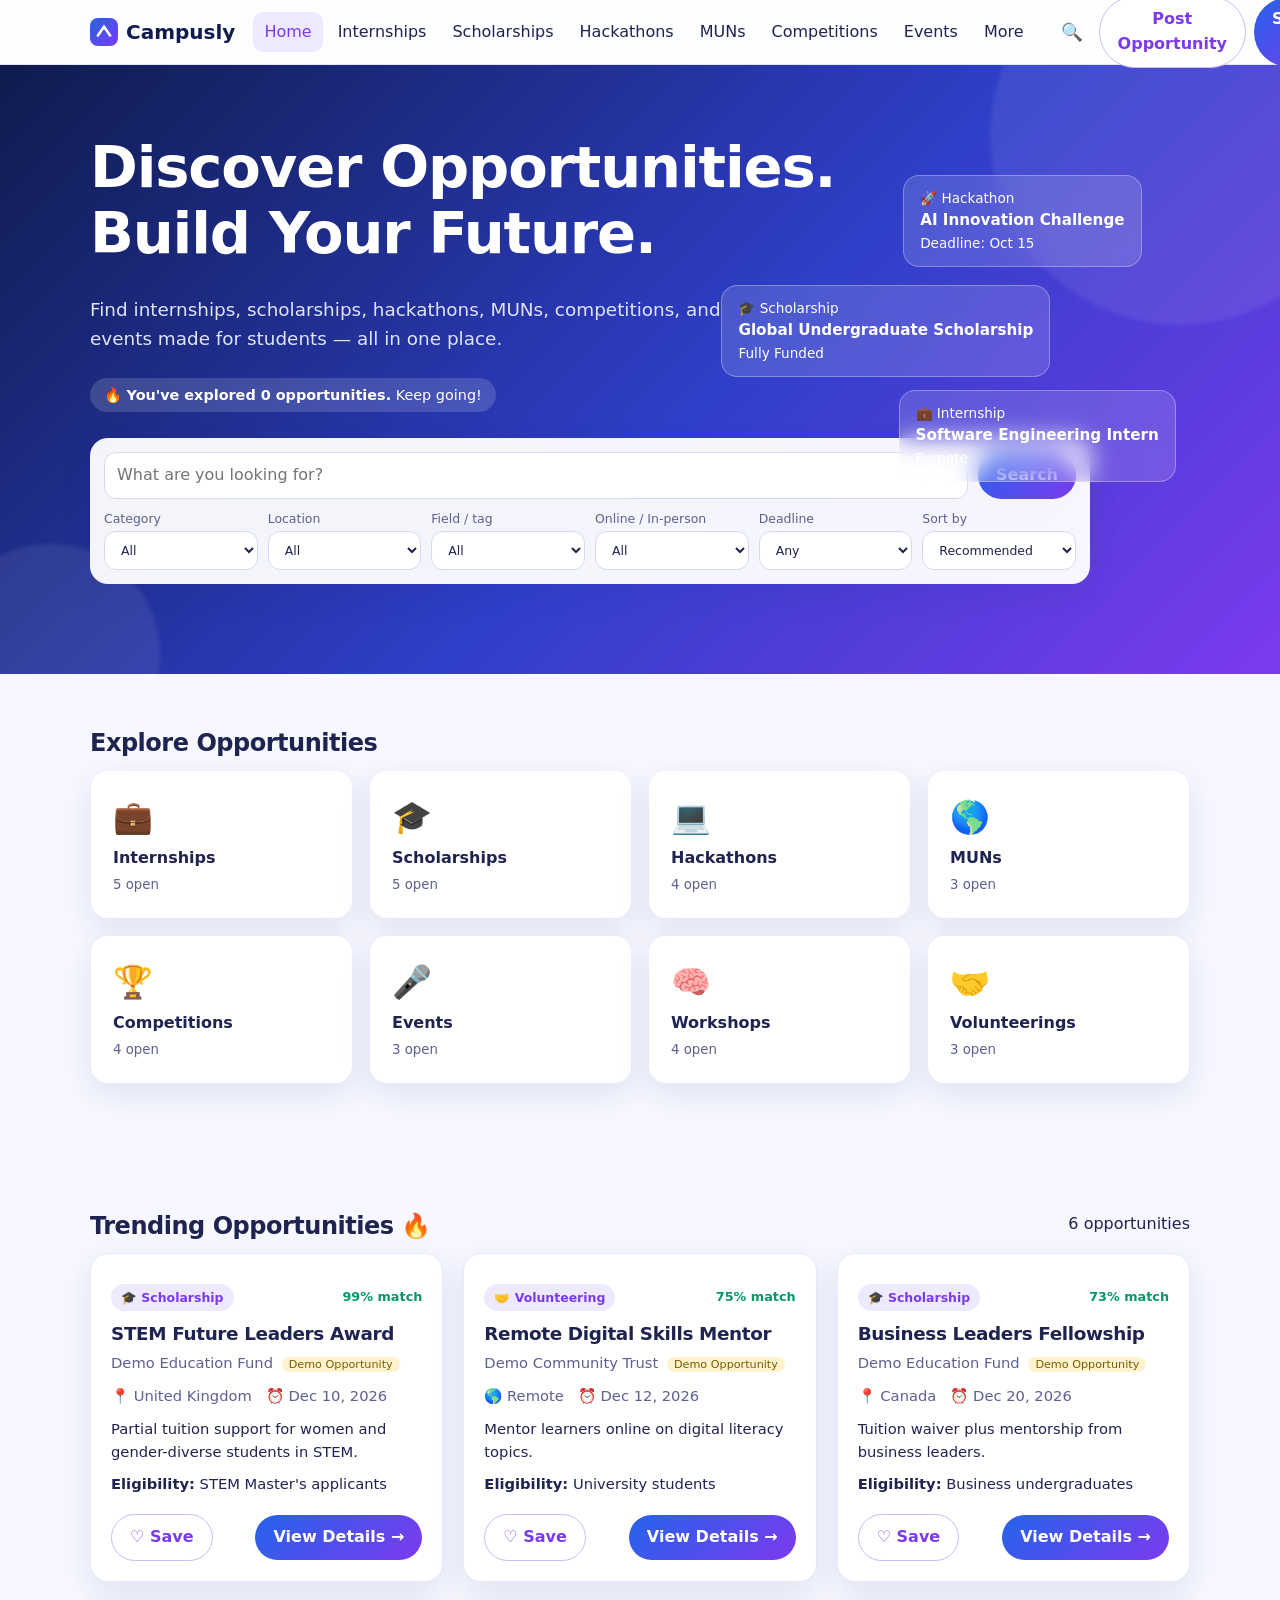
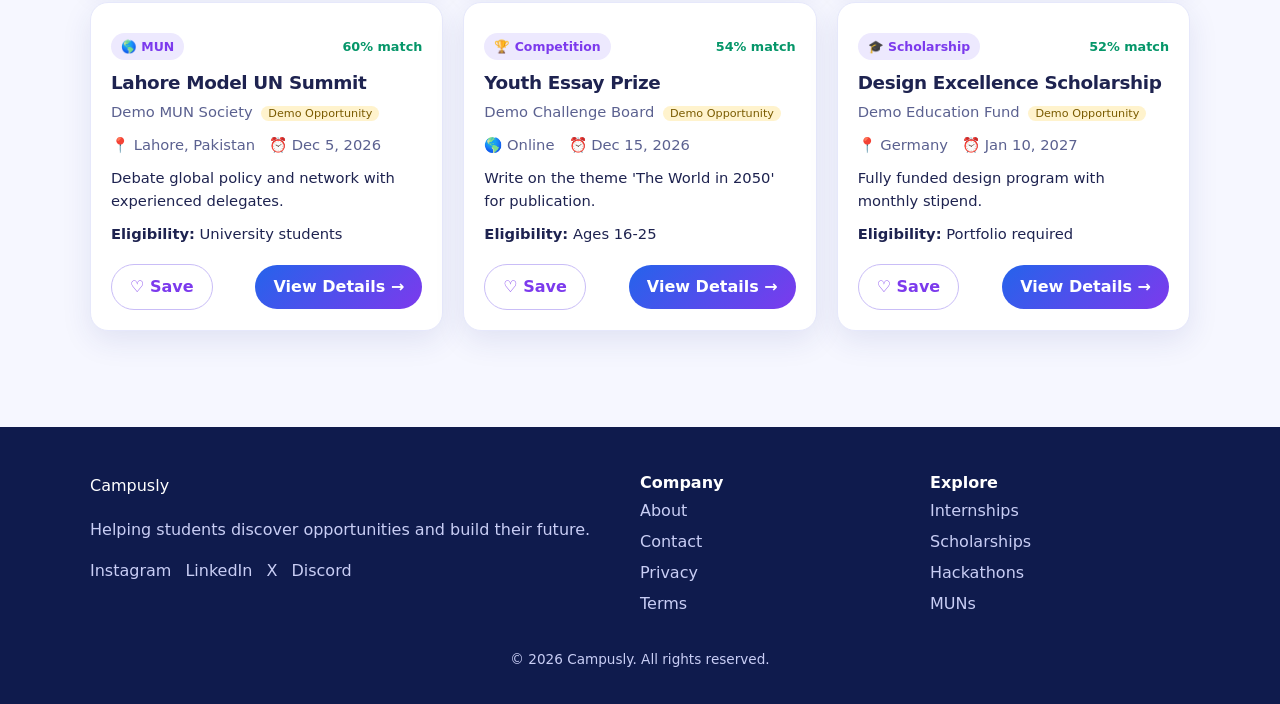
<file: index.html>
<!DOCTYPE html><html lang="en"><head><meta charset="utf-8"><meta name="viewport" content="width=device-width,initial-scale=1"><title>Discover Opportunities | Campusly</title><meta name="description" content="Discover student opportunities on Campusly."><link rel="stylesheet" href="css/style.css"></head><body data-page="home">
<main id="main"><section class="hero"><div class="wrap"><h1>Discover Opportunities. Build Your Future.</h1><p class="lead">Find internships, scholarships, hackathons, MUNs, competitions, and events made for students — all in one place.</p><span class="streak"></span><div id="filters" data-home="1"></div>
<div class="float f1" aria-hidden="true">🚀 Hackathon<b>AI Innovation Challenge</b>Deadline: Oct 15</div><div class="float f2" aria-hidden="true">🎓 Scholarship<b>Global Undergraduate Scholarship</b>Fully Funded</div><div class="float f3" aria-hidden="true">💼 Internship<b>Software Engineering Intern</b>Remote</div></div></section>
<section class="reveal"><div class="wrap"><h2>Explore Opportunities</h2><div id="cats" class="cats"></div></div></section>
<section><div class="wrap"><div class="sec-h"><h2>Trending Opportunities 🔥</h2><p id="count" aria-live="polite"></p></div><div id="grid" class="grid" aria-live="polite"></div></div></section></main>
<script src="js/data.js"></script><script src="js/script.js"></script></body></html>
</file>
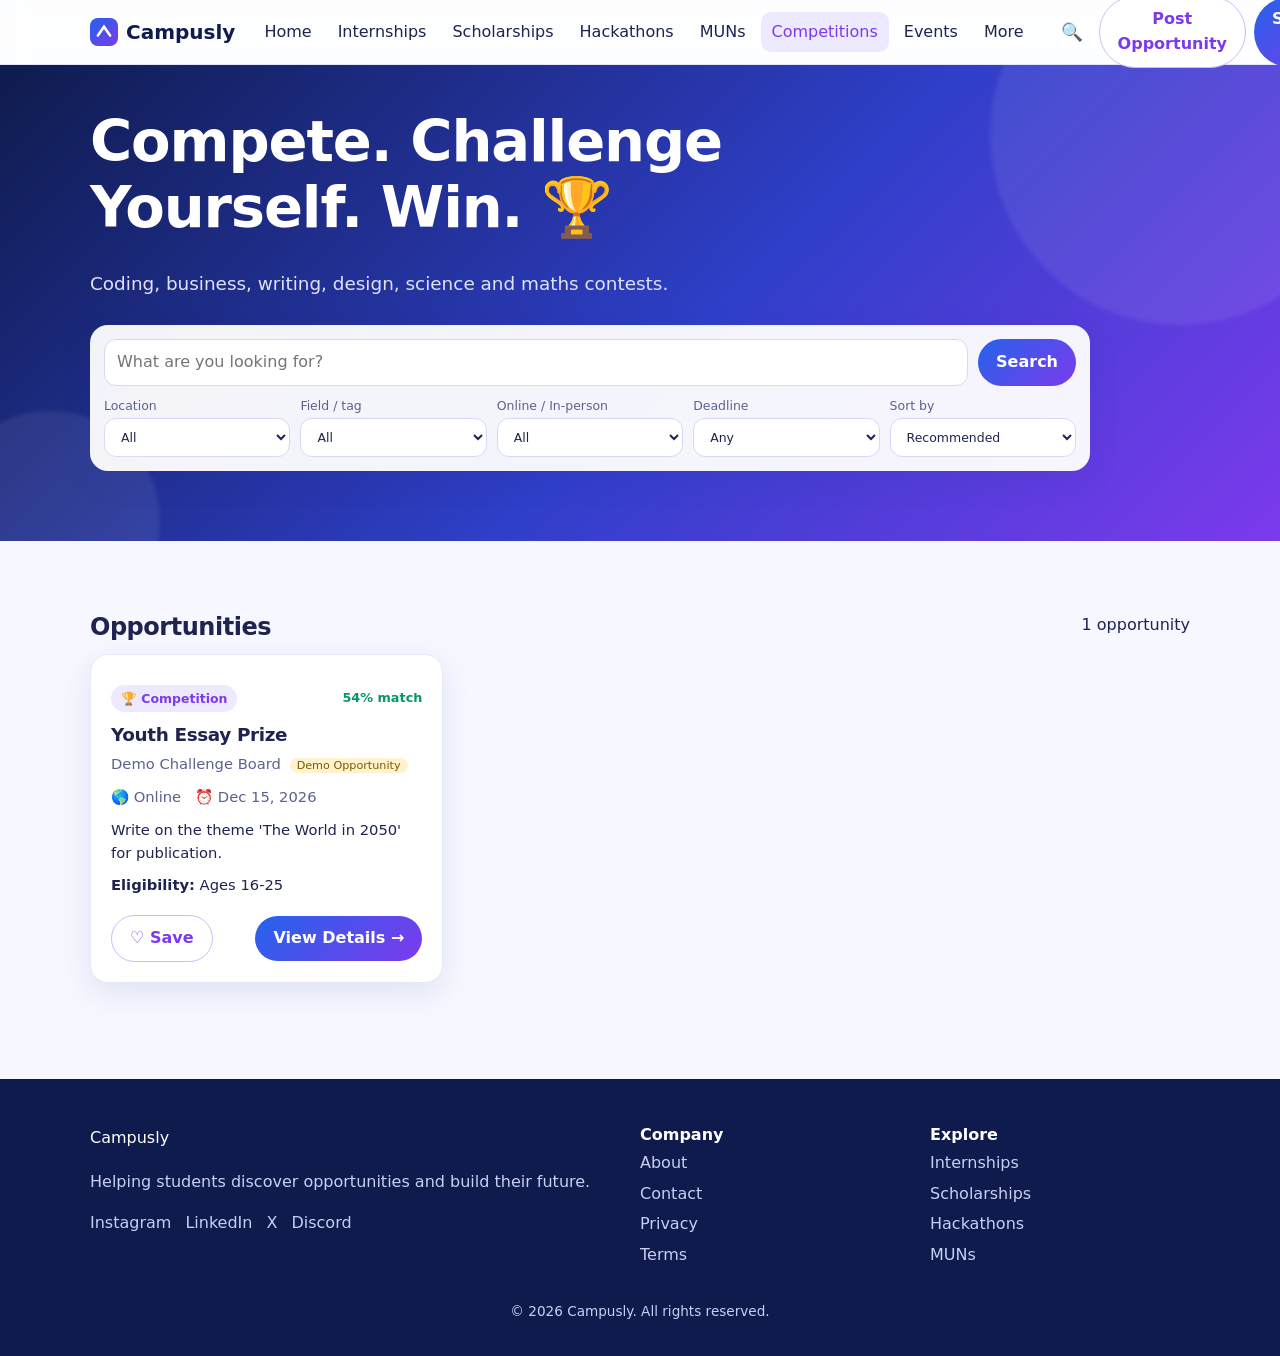
<file: competitions.html>
<!DOCTYPE html><html lang="en"><head><meta charset="utf-8"><meta name="viewport" content="width=device-width,initial-scale=1"><title>Compete. Challenge Yourself. Win. 🏆 | Campusly</title><meta name="description" content="Discover student opportunities on Campusly."><link rel="stylesheet" href="css/style.css"></head><body data-cat="Competition">
<main id="main"><section class="hero mini"><div class="wrap"><h1>Compete. Challenge Yourself. Win. 🏆</h1><p class="lead">Coding, business, writing, design, science and maths contests.</p><div id="filters"></div></div></section>
<section><div class="wrap"><div class="sec-h"><h2>Opportunities</h2><p id="count" aria-live="polite"></p></div><div id="grid" class="grid" aria-live="polite"></div></div></section></main>
<script src="js/data.js"></script><script src="js/script.js"></script></body></html>
</file>
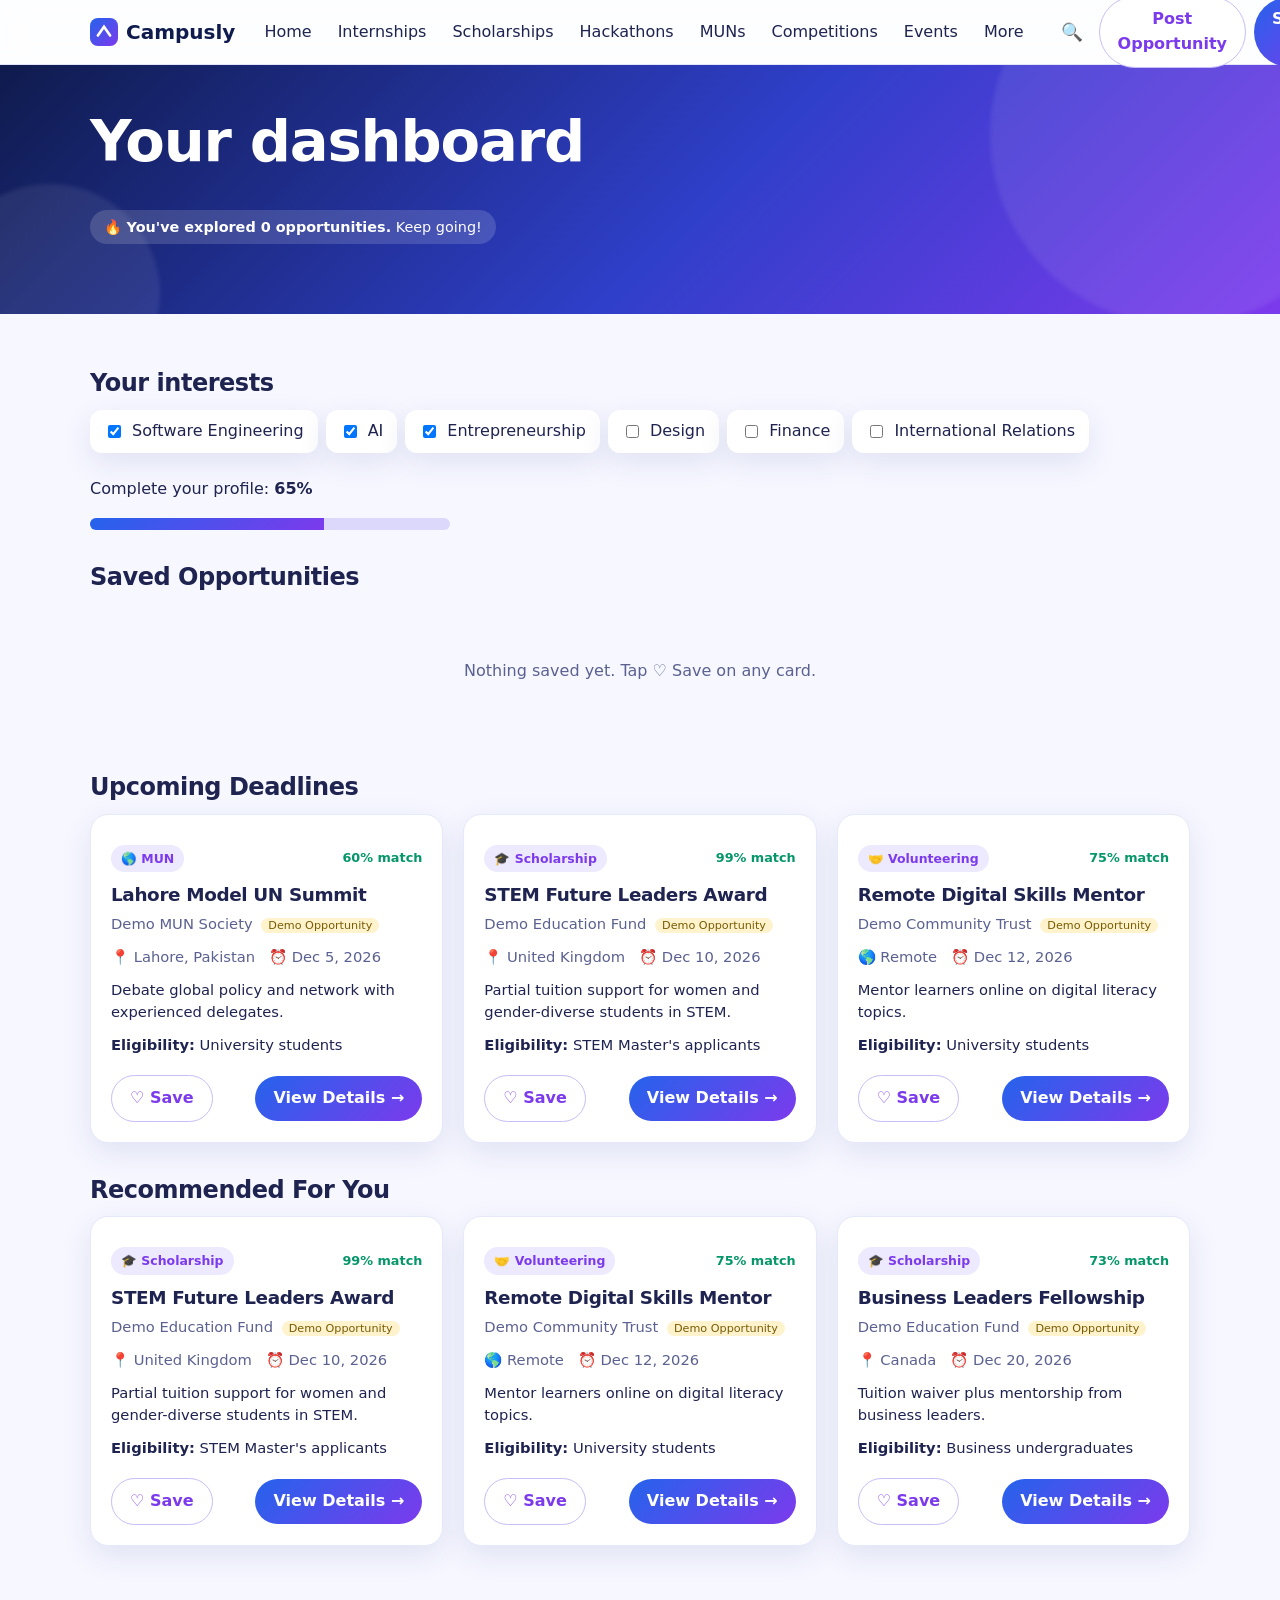
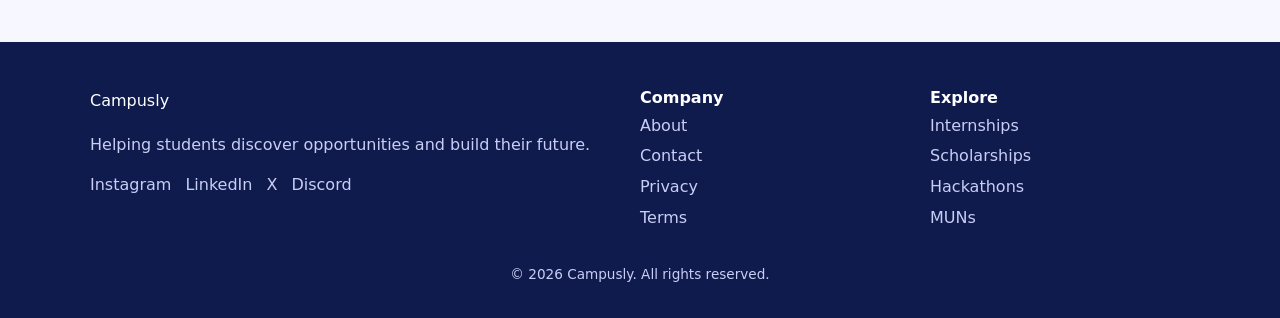
<file: dashboard.html>
<!DOCTYPE html><html lang="en"><head><meta charset="utf-8"><meta name="viewport" content="width=device-width,initial-scale=1"><title>My Dashboard | Campusly</title><meta name="description" content="Discover student opportunities on Campusly."><link rel="stylesheet" href="css/style.css"></head><body data-page="dashboard">
<main id="main"><section class="hero mini"><div class="wrap"><h1>Your dashboard</h1><span class="streak"></span></div></section>
<section><div class="wrap dash"><div><h2>Your interests</h2><div id="interests"></div><p>Complete your profile: <b id="progT"></b></p><div class="prog" role="progressbar" aria-label="Profile progress"><i id="prog"></i></div></div>
<div><h2>Saved Opportunities</h2><div id="savedGrid" class="grid"></div></div><div><h2>Upcoming Deadlines</h2><div id="deadGrid" class="grid"></div></div><div><h2>Recommended For You</h2><div id="recGrid" class="grid"></div></div></div></section></main>
<script src="js/data.js"></script><script src="js/script.js"></script></body></html>
</file>
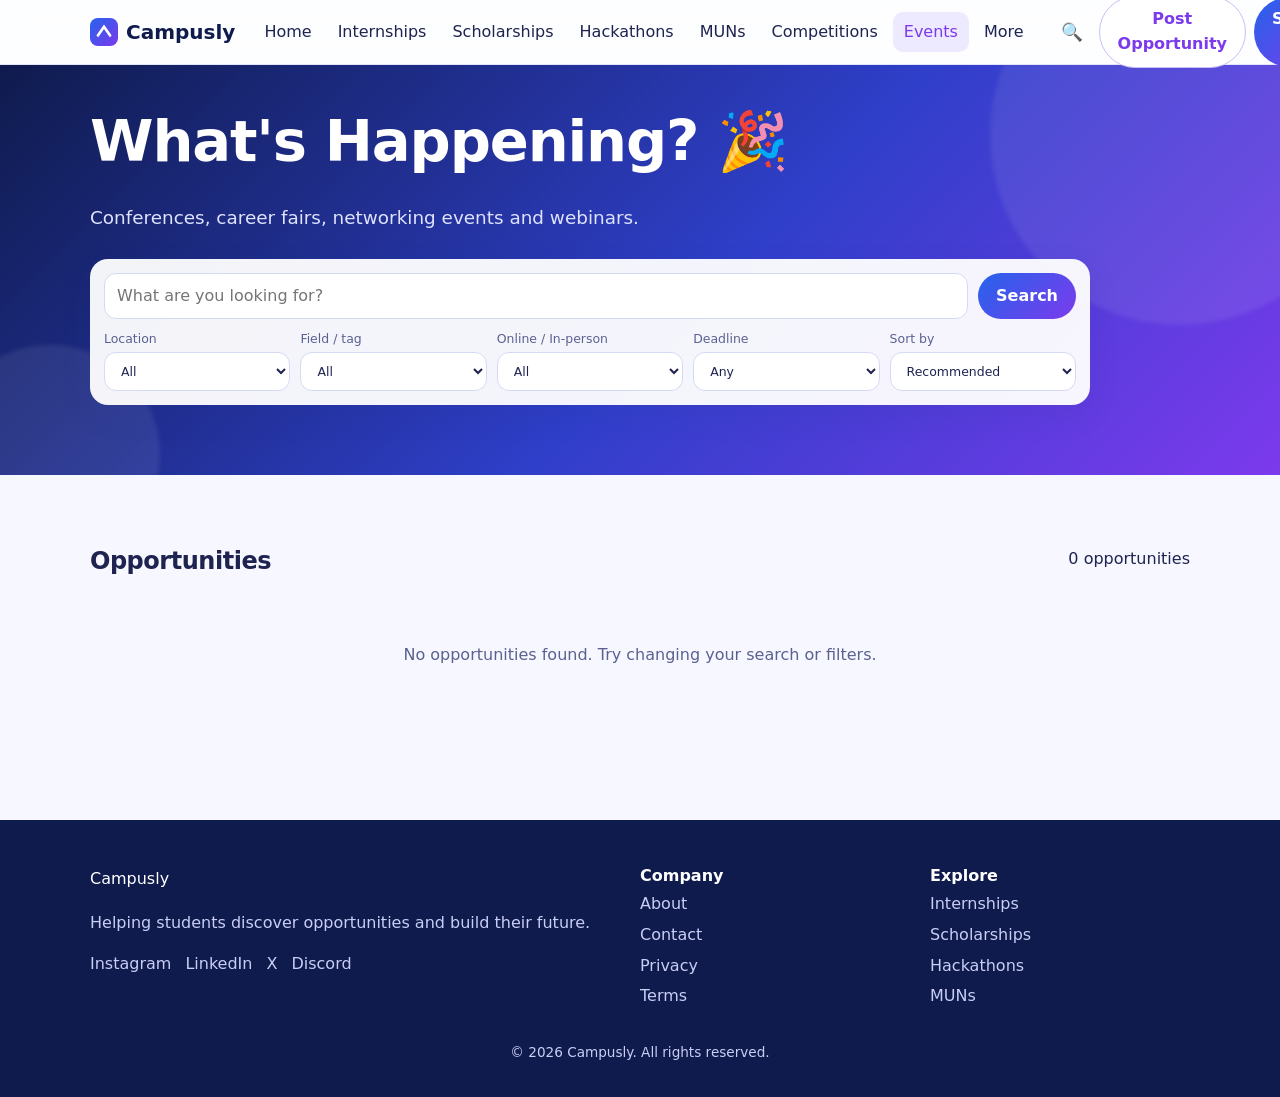
<file: events.html>
<!DOCTYPE html><html lang="en"><head><meta charset="utf-8"><meta name="viewport" content="width=device-width,initial-scale=1"><title>What's Happening? 🎉 | Campusly</title><meta name="description" content="Discover student opportunities on Campusly."><link rel="stylesheet" href="css/style.css"></head><body data-cat="Event">
<main id="main"><section class="hero mini"><div class="wrap"><h1>What's Happening? 🎉</h1><p class="lead">Conferences, career fairs, networking events and webinars.</p><div id="filters"></div></div></section>
<section><div class="wrap"><div class="sec-h"><h2>Opportunities</h2><p id="count" aria-live="polite"></p></div><div id="grid" class="grid" aria-live="polite"></div></div></section></main>
<script src="js/data.js"></script><script src="js/script.js"></script></body></html>
</file>
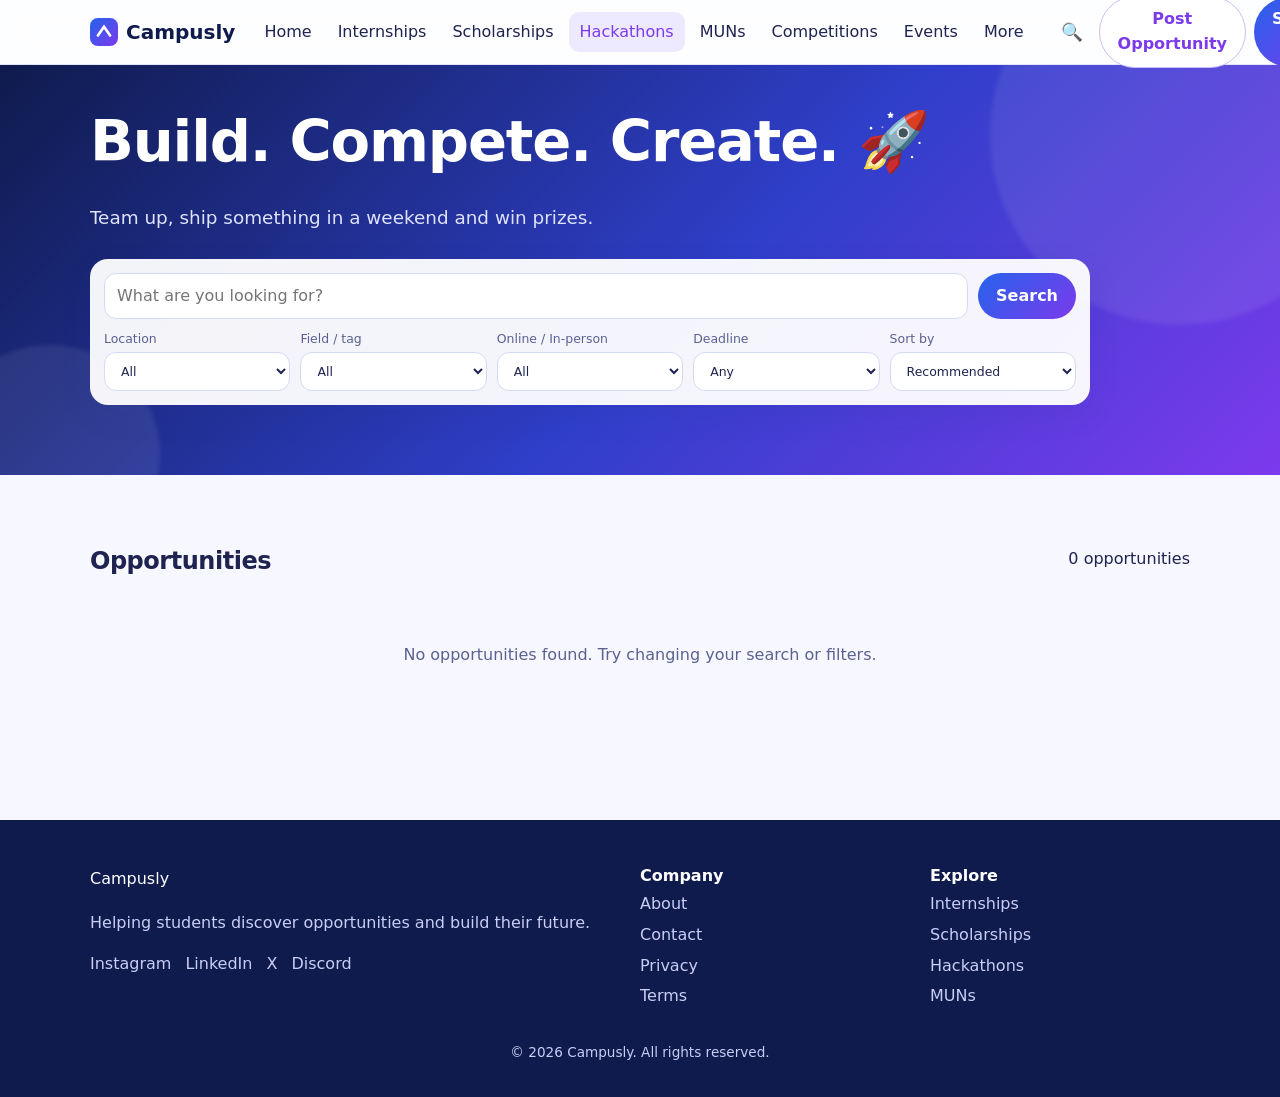
<file: hackathons.html>
<!DOCTYPE html><html lang="en"><head><meta charset="utf-8"><meta name="viewport" content="width=device-width,initial-scale=1"><title>Build. Compete. Create. 🚀 | Campusly</title><meta name="description" content="Discover student opportunities on Campusly."><link rel="stylesheet" href="css/style.css"></head><body data-cat="Hackathon">
<main id="main"><section class="hero mini"><div class="wrap"><h1>Build. Compete. Create. 🚀</h1><p class="lead">Team up, ship something in a weekend and win prizes.</p><div id="filters"></div></div></section>
<section><div class="wrap"><div class="sec-h"><h2>Opportunities</h2><p id="count" aria-live="polite"></p></div><div id="grid" class="grid" aria-live="polite"></div></div></section></main>
<script src="js/data.js"></script><script src="js/script.js"></script></body></html>
</file>
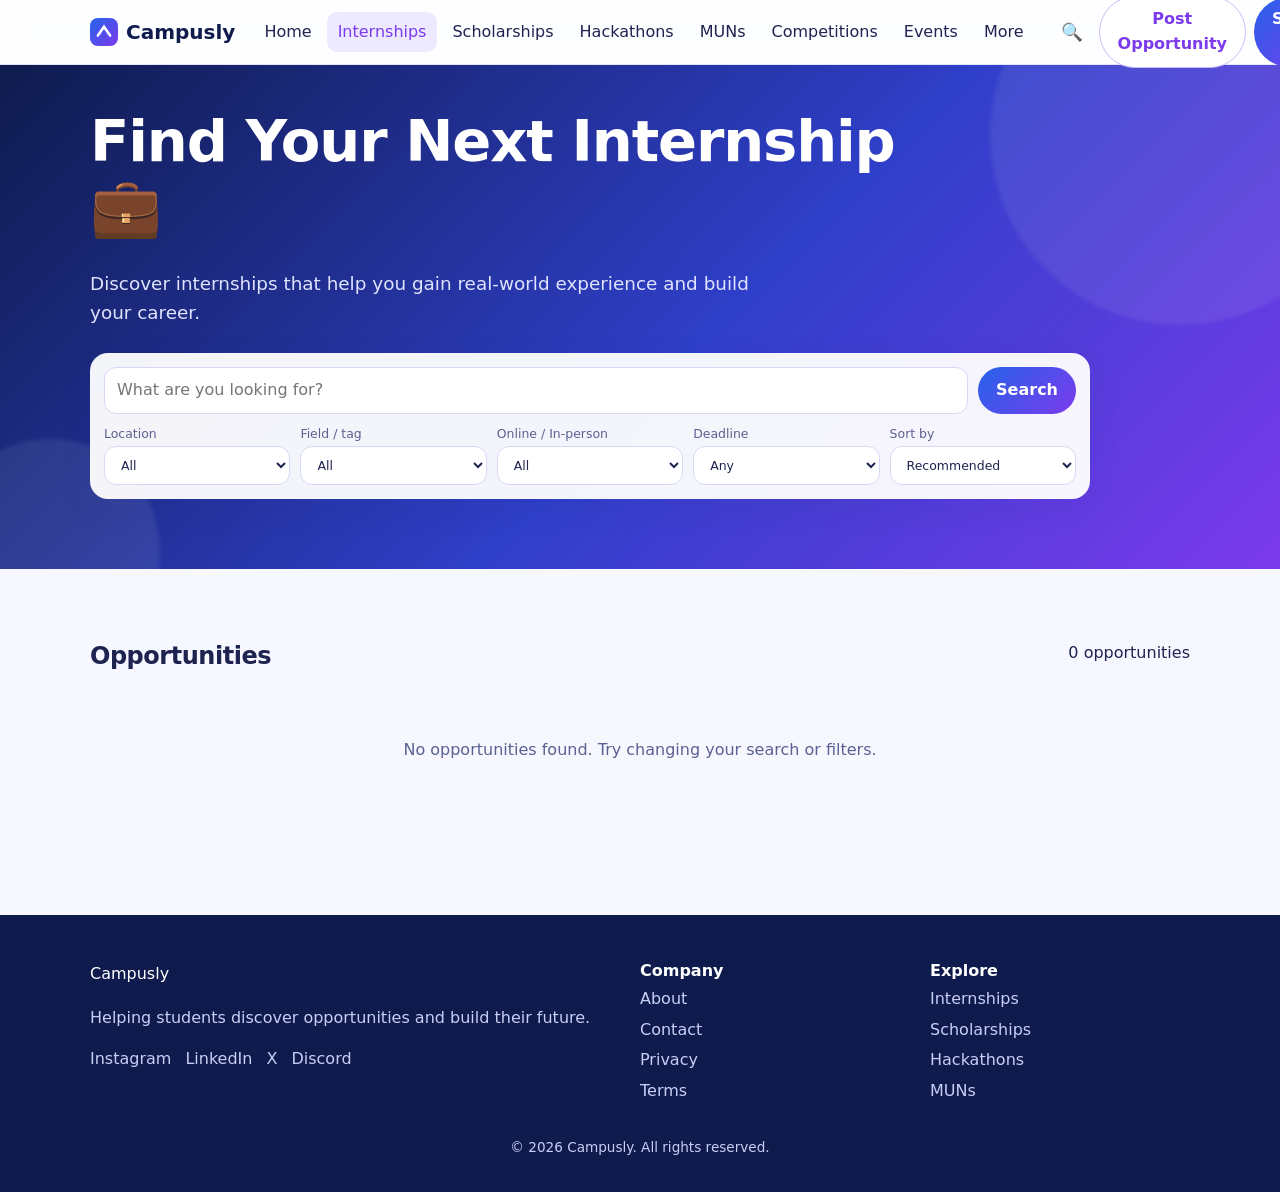
<file: internships.html>
<!DOCTYPE html><html lang="en"><head><meta charset="utf-8"><meta name="viewport" content="width=device-width,initial-scale=1"><title>Find Your Next Internship 💼 | Campusly</title><meta name="description" content="Discover student opportunities on Campusly."><link rel="stylesheet" href="css/style.css"></head><body data-cat="Internship">
<main id="main"><section class="hero mini"><div class="wrap"><h1>Find Your Next Internship 💼</h1><p class="lead">Discover internships that help you gain real-world experience and build your career.</p><div id="filters"></div></div></section>
<section><div class="wrap"><div class="sec-h"><h2>Opportunities</h2><p id="count" aria-live="polite"></p></div><div id="grid" class="grid" aria-live="polite"></div></div></section></main>
<script src="js/data.js"></script><script src="js/script.js"></script></body></html>
</file>
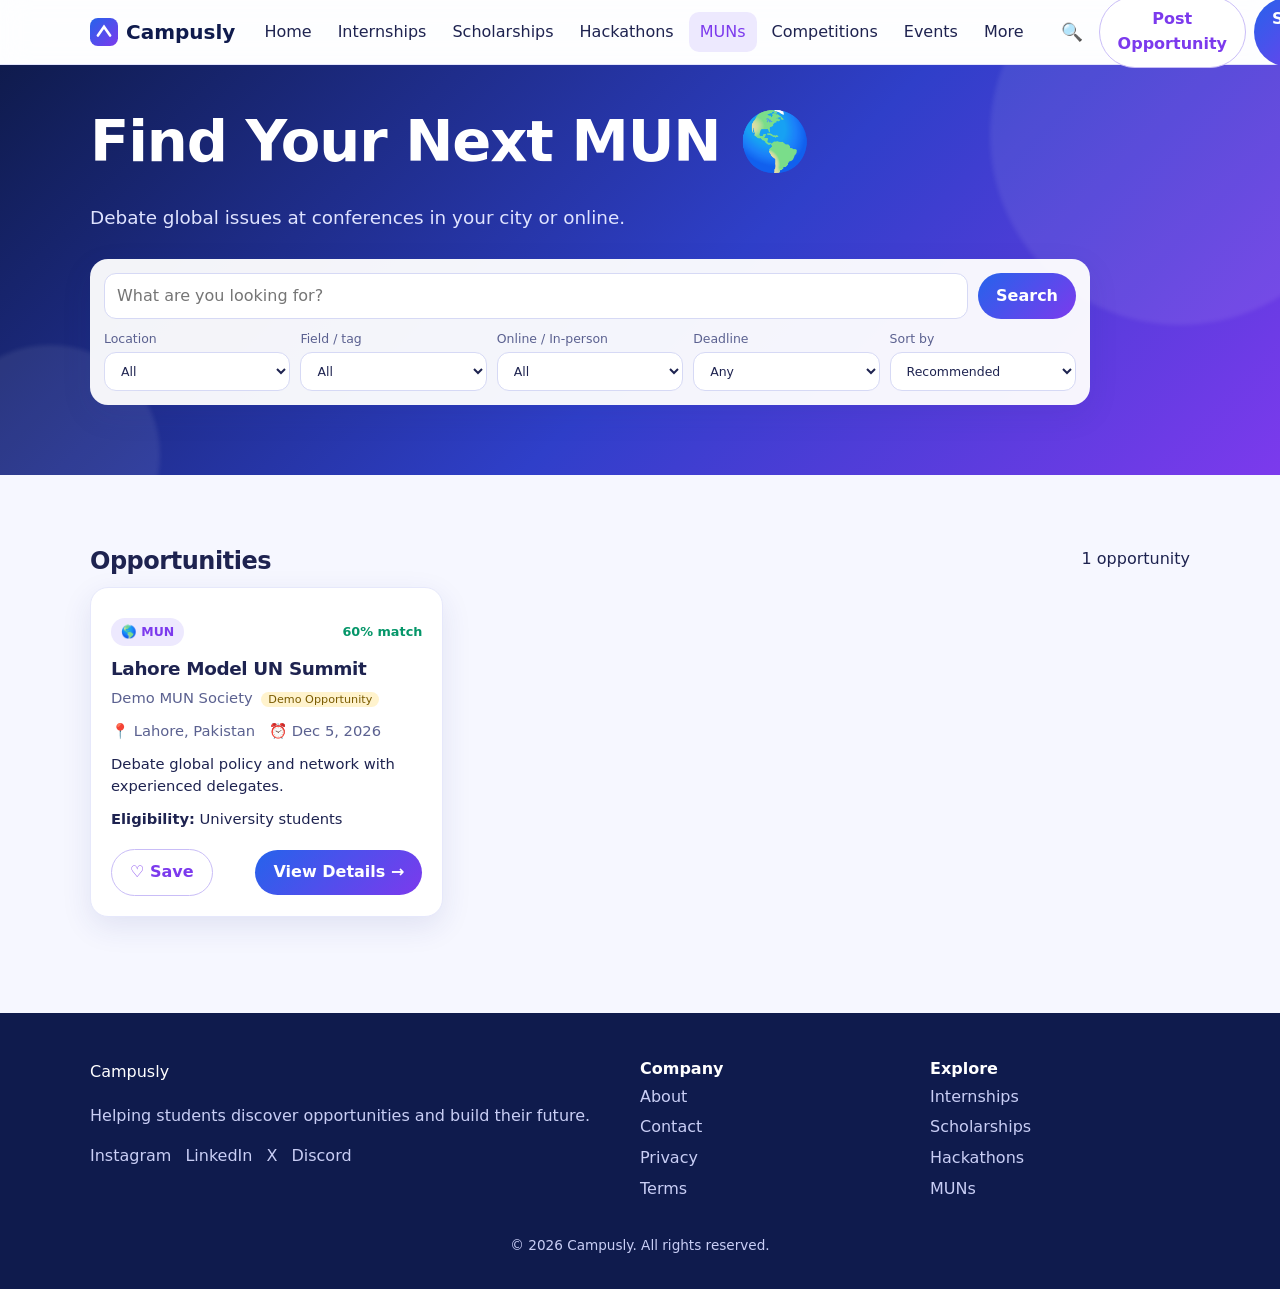
<file: muns.html>
<!DOCTYPE html><html lang="en"><head><meta charset="utf-8"><meta name="viewport" content="width=device-width,initial-scale=1"><title>Find Your Next MUN 🌎 | Campusly</title><meta name="description" content="Discover student opportunities on Campusly."><link rel="stylesheet" href="css/style.css"></head><body data-cat="MUN">
<main id="main"><section class="hero mini"><div class="wrap"><h1>Find Your Next MUN 🌎</h1><p class="lead">Debate global issues at conferences in your city or online.</p><div id="filters"></div></div></section>
<section><div class="wrap"><div class="sec-h"><h2>Opportunities</h2><p id="count" aria-live="polite"></p></div><div id="grid" class="grid" aria-live="polite"></div></div></section></main>
<script src="js/data.js"></script><script src="js/script.js"></script></body></html>
</file>
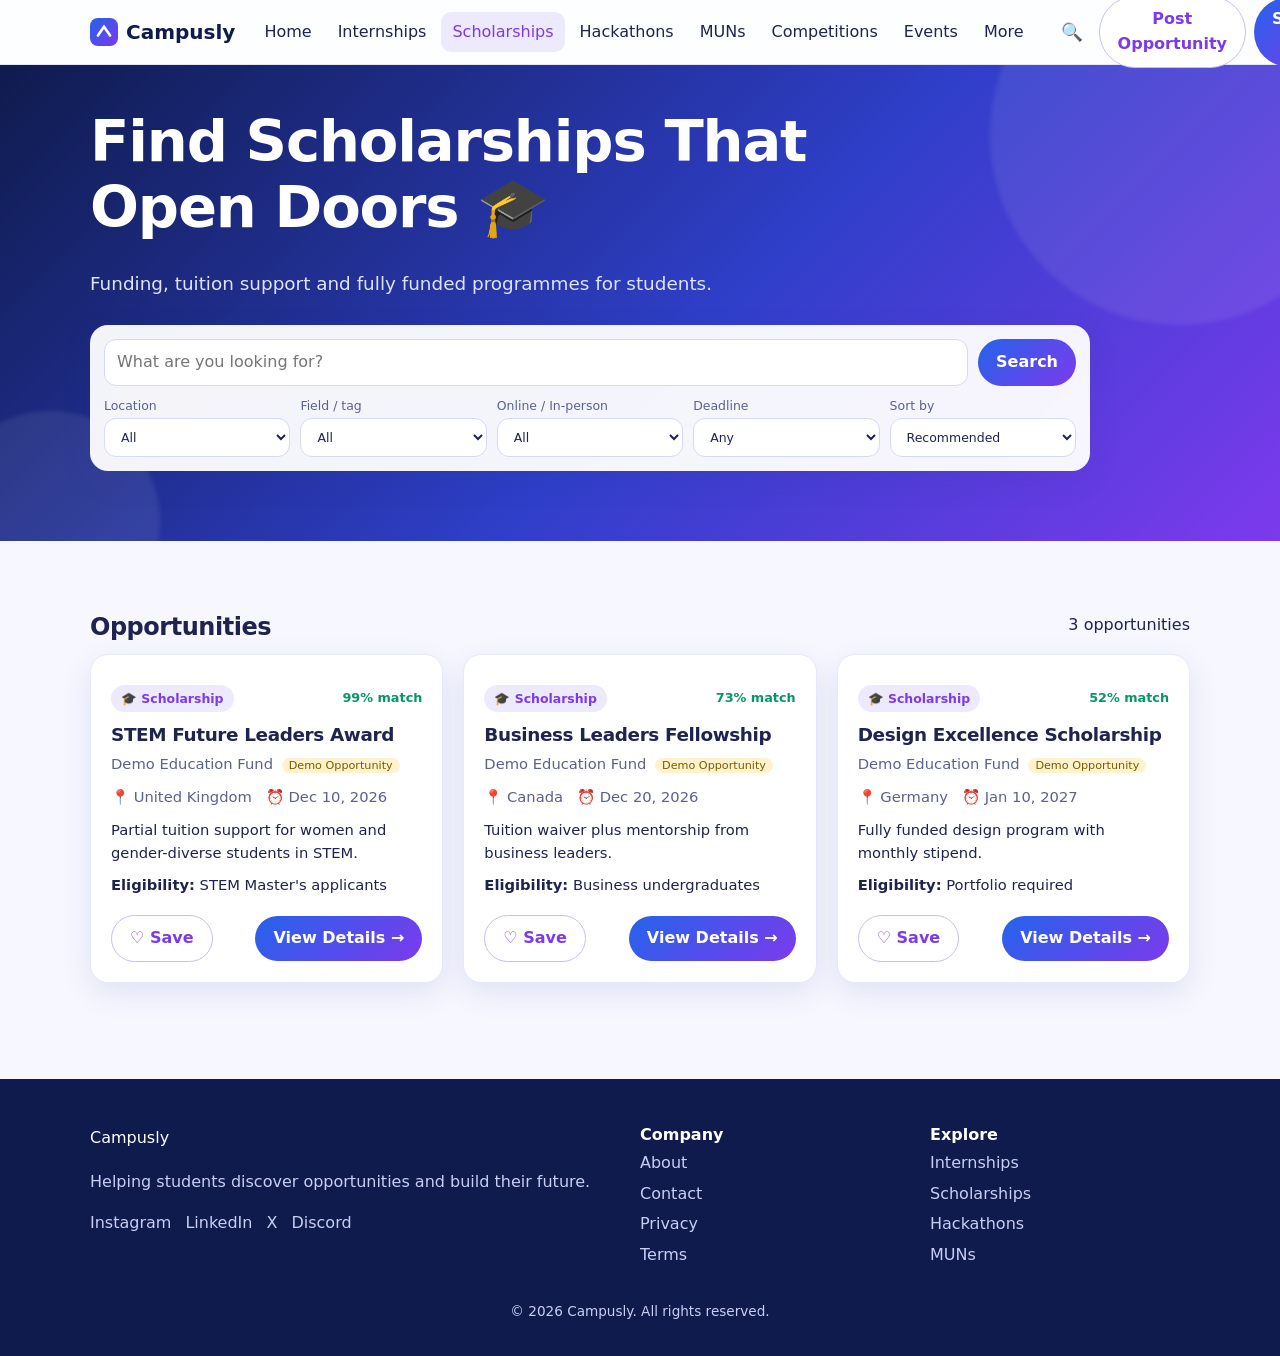
<file: scholarships.html>
<!DOCTYPE html><html lang="en"><head><meta charset="utf-8"><meta name="viewport" content="width=device-width,initial-scale=1"><title>Find Scholarships That Open Doors 🎓 | Campusly</title><meta name="description" content="Discover student opportunities on Campusly."><link rel="stylesheet" href="css/style.css"></head><body data-cat="Scholarship">
<main id="main"><section class="hero mini"><div class="wrap"><h1>Find Scholarships That Open Doors 🎓</h1><p class="lead">Funding, tuition support and fully funded programmes for students.</p><div id="filters"></div></div></section>
<section><div class="wrap"><div class="sec-h"><h2>Opportunities</h2><p id="count" aria-live="polite"></p></div><div id="grid" class="grid" aria-live="polite"></div></div></section></main>
<script src="js/data.js"></script><script src="js/script.js"></script></body></html>
</file>
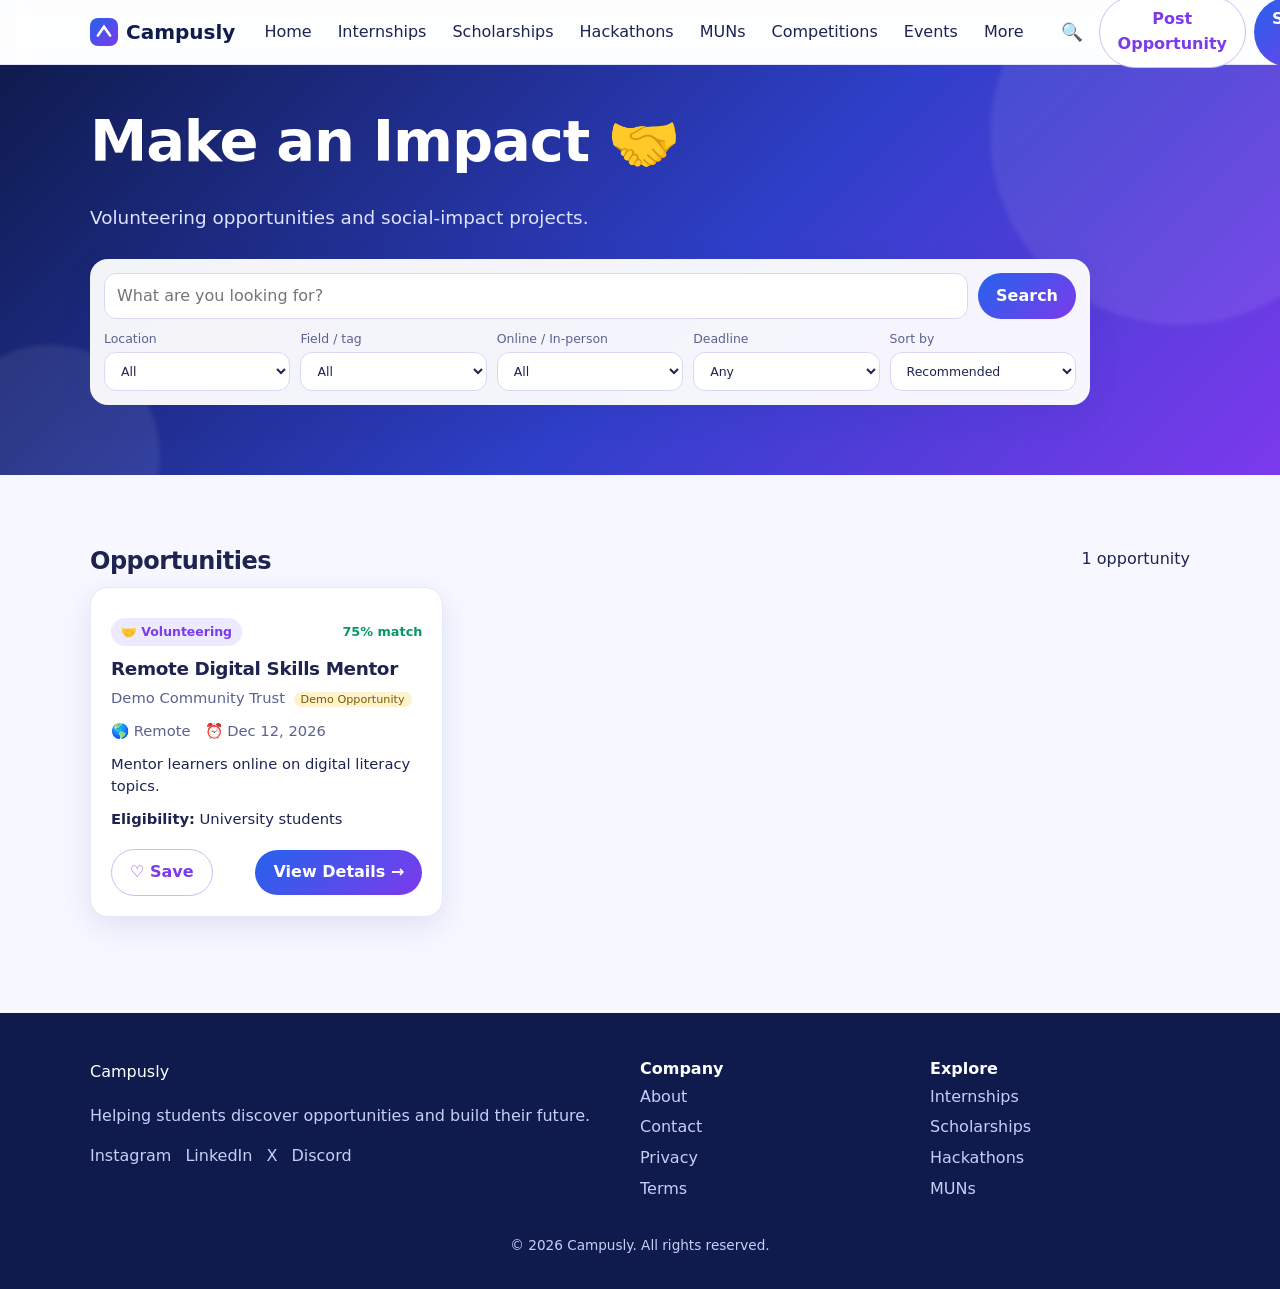
<file: volunteering.html>
<!DOCTYPE html><html lang="en"><head><meta charset="utf-8"><meta name="viewport" content="width=device-width,initial-scale=1"><title>Make an Impact 🤝 | Campusly</title><meta name="description" content="Discover student opportunities on Campusly."><link rel="stylesheet" href="css/style.css"></head><body data-cat="Volunteering">
<main id="main"><section class="hero mini"><div class="wrap"><h1>Make an Impact 🤝</h1><p class="lead">Volunteering opportunities and social-impact projects.</p><div id="filters"></div></div></section>
<section><div class="wrap"><div class="sec-h"><h2>Opportunities</h2><p id="count" aria-live="polite"></p></div><div id="grid" class="grid" aria-live="polite"></div></div></section></main>
<script src="js/data.js"></script><script src="js/script.js"></script></body></html>
</file>
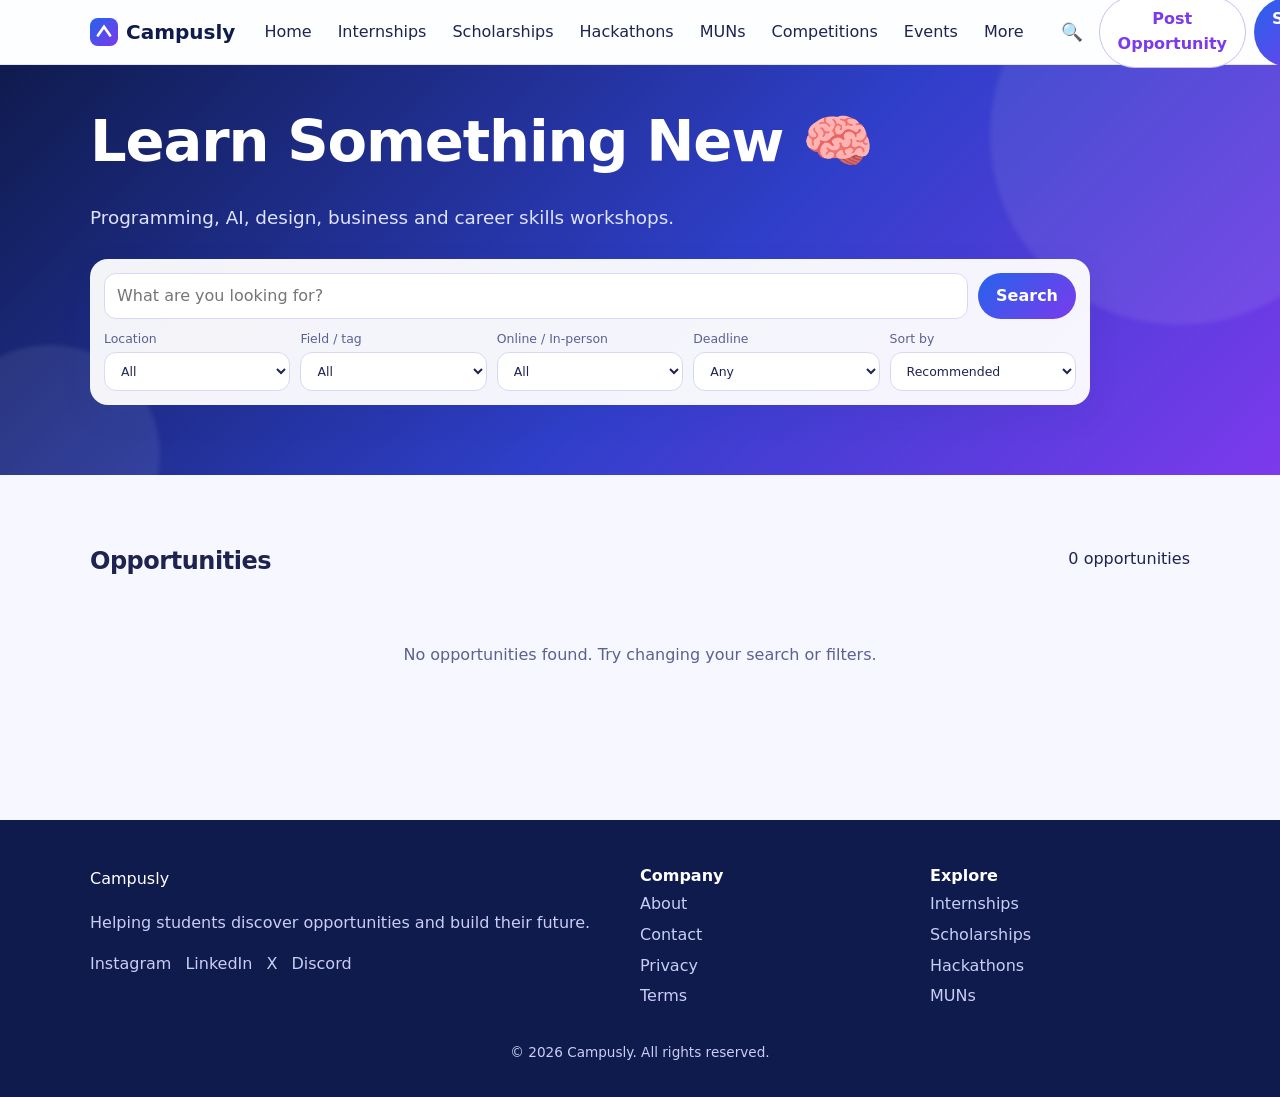
<file: workshops.html>
<!DOCTYPE html><html lang="en"><head><meta charset="utf-8"><meta name="viewport" content="width=device-width,initial-scale=1"><title>Learn Something New 🧠 | Campusly</title><meta name="description" content="Discover student opportunities on Campusly."><link rel="stylesheet" href="css/style.css"></head><body data-cat="Workshop">
<main id="main"><section class="hero mini"><div class="wrap"><h1>Learn Something New 🧠</h1><p class="lead">Programming, AI, design, business and career skills workshops.</p><div id="filters"></div></div></section>
<section><div class="wrap"><div class="sec-h"><h2>Opportunities</h2><p id="count" aria-live="polite"></p></div><div id="grid" class="grid" aria-live="polite"></div></div></section></main>
<script src="js/data.js"></script><script src="js/script.js"></script></body></html>
</file>
<file: css/style.css>
:root{--navy:#0f1b4d;--blue:#2563eb;--violet:#7c3aed;--lav:#ede9fe;--bg:#f6f7ff;--ink:#1e2350;--mut:#5b6190;--g:linear-gradient(135deg,#2563eb,#7c3aed);--r:18px;--sh:0 10px 30px rgba(37,50,140,.10);font-family:"Segoe UI",system-ui,-apple-system,sans-serif}
*{box-sizing:border-box}html{scroll-behavior:smooth}body{margin:0;background:var(--bg);color:var(--ink);line-height:1.55}
h1,h2,h3{line-height:1.15;margin:0 0 .5em;letter-spacing:-.02em}a{color:var(--blue)}
:focus-visible{outline:3px solid #a78bfa;outline-offset:2px}
.wrap{max-width:1140px;margin:0 auto;padding:0 20px}.sr{position:absolute;left:-9999px}.skip{position:absolute;left:-9999px}.skip:focus{left:8px;top:8px;background:#fff;padding:8px;z-index:99}
.btn{background:var(--g);color:#fff;border:0;border-radius:999px;padding:10px 18px;font:inherit;font-weight:600;cursor:pointer;text-decoration:none;display:inline-block;transition:transform .2s,box-shadow .2s}
.btn:hover{transform:translateY(-2px);box-shadow:0 8px 20px rgba(124,58,237,.35)}.btn.ghost{background:#fff;color:var(--violet);border:1.5px solid #c9bdf7}
.icon{background:none;border:0;font-size:1.1rem;cursor:pointer;padding:8px}
/* nav */
.nav{position:sticky;top:0;z-index:20;background:rgba(255,255,255,.8);backdrop-filter:blur(14px);border-bottom:1px solid #e3e5fb}
.navin{display:flex;align-items:center;gap:18px;height:64px}.logo{display:flex;align-items:center;gap:8px;font-weight:800;font-size:1.25rem;color:var(--navy);text-decoration:none}
#menu{display:flex;gap:4px;flex:1;align-items:center}#menu a,.more summary{padding:8px 11px;border-radius:10px;color:var(--ink);text-decoration:none;font-weight:500;cursor:pointer;list-style:none}
#menu a:hover,.more summary:hover,#menu a[aria-current]{background:var(--lav);color:var(--violet)}
.more{position:relative}.more div{position:absolute;top:100%;background:#fff;border-radius:12px;box-shadow:var(--sh);padding:6px;min-width:170px;display:grid}
.navact{display:flex;align-items:center;gap:8px}.burger{display:none;background:none;border:0;font-size:1.5rem;margin-left:auto}
/* hero */
.hero{background:linear-gradient(135deg,#0f1b4d 0%,#2f3fc9 55%,#7c3aed 100%);color:#fff;position:relative;overflow:hidden;padding:70px 0 90px}
.hero.mini{padding:44px 0 70px}.hero h1{font-size:clamp(2rem,5vw,3.6rem);max-width:15em}.hero p.lead{font-size:1.15rem;max-width:36em;color:#dfe3ff}
.hero:before,.hero:after{content:"";position:absolute;border-radius:50%;filter:blur(2px);background:rgba(255,255,255,.08)}.hero:before{width:380px;height:380px;right:-90px;top:-120px}.hero:after{width:220px;height:220px;left:-60px;bottom:-90px}
.float{position:absolute;background:rgba(255,255,255,.14);border:1px solid rgba(255,255,255,.3);backdrop-filter:blur(12px);border-radius:16px;padding:12px 16px;font-size:.85rem;animation:fl 6s ease-in-out infinite;z-index:1}
.float b{display:block;font-size:.95rem}.f1{right:6%;top:40px}.f2{right:14%;top:150px;animation-delay:-2s}.f3{right:3%;top:255px;animation-delay:-4s}
@keyframes fl{50%{transform:translateY(-12px)}}
.hero .wrap{position:relative}.streak{display:inline-block;background:rgba(255,255,255,.15);padding:6px 14px;border-radius:999px;font-size:.9rem;margin:6px 0 0}
/* filters */
.filters{background:rgba(255,255,255,.95);color:var(--ink);border-radius:var(--r);box-shadow:var(--sh);padding:14px;margin-top:26px;max-width:1000px}
.srow{display:flex;gap:10px}.srow input{flex:1}input,select,textarea{font:inherit;border:1.5px solid #d6d9f5;border-radius:12px;padding:10px 12px;background:#fff;color:var(--ink);width:100%}
.sels{display:grid;grid-template-columns:repeat(auto-fit,minmax(150px,1fr));gap:10px;margin-top:10px}.sels label{font-size:.78rem;color:var(--mut);display:grid;gap:3px}
/* sections + cards */
section{padding:56px 0}.sec-h{display:flex;justify-content:space-between;align-items:end;flex-wrap:wrap;gap:8px}
.cats{display:grid;grid-template-columns:repeat(auto-fill,minmax(220px,1fr));gap:16px}
.cat{display:grid;gap:4px;padding:22px;background:#fff;border-radius:var(--r);text-decoration:none;color:var(--ink);border:1.5px solid transparent;box-shadow:var(--sh);transition:.25s;background-clip:padding-box}
.cat:hover{transform:translateY(-6px);border-color:var(--violet);box-shadow:0 16px 36px rgba(124,58,237,.22)}.ci{font-size:2rem;transition:transform .3s}.cat:hover .ci{transform:scale(1.2) rotate(-8deg)}.cat small{color:var(--mut)}
.grid{display:grid;grid-template-columns:repeat(auto-fill,minmax(310px,1fr));gap:20px}
.card{background:#fff;border-radius:var(--r);padding:20px;box-shadow:var(--sh);border:1px solid #e6e8fb;display:flex;flex-direction:column;gap:6px;transition:transform .25s,box-shadow .25s}
.card:hover{transform:translateY(-4px);box-shadow:0 16px 36px rgba(37,50,140,.18)}.card h3{font-size:1.15rem;margin:6px 0 0}.card p{margin:2px 0;font-size:.92rem}.card .row{margin-top:auto;padding-top:10px}
.row{display:flex;justify-content:space-between;align-items:center;gap:8px;flex-wrap:wrap}
.badge{background:var(--lav);color:var(--violet);font-weight:700;font-size:.78rem;padding:4px 10px;border-radius:999px}.match{color:#059669;font-size:.8rem;font-weight:700}
.org,.note,.meta{color:var(--mut)}.org em{background:#fff3cd;color:#7a5b00;font-style:normal;font-size:.7rem;padding:1px 7px;border-radius:99px;margin-left:4px}
.tag{display:inline-block;background:#eef2ff;color:var(--blue);font-size:.75rem;padding:3px 9px;border-radius:99px;margin:0 4px 4px 0}
.empty{grid-column:1/-1;text-align:center;padding:40px;color:var(--mut)}.sk{height:250px;background:linear-gradient(90deg,#eceefc 25%,#f7f8ff 50%,#eceefc 75%);background-size:200%;animation:sk 1.2s infinite}@keyframes sk{to{background-position:-200%}}
.reveal{opacity:0;transform:translateY(16px);transition:.6s}.reveal.in{opacity:1;transform:none}
/* dashboard */
.dash{display:grid;gap:34px}.prog{height:12px;background:#dcd8fb;border-radius:9px;overflow:hidden;max-width:360px}.prog i{display:block;height:100%;background:var(--g);width:0;transition:width .6s}
.chk{display:inline-flex;gap:8px;background:#fff;padding:9px 14px;border-radius:12px;margin:0 8px 8px 0;box-shadow:var(--sh)}.chk input{width:auto}
/* dialog */
dialog{border:0;border-radius:22px;padding:28px;width:min(560px,92vw);max-height:88vh;box-shadow:0 30px 80px rgba(15,27,77,.4);animation:pop .25s}dialog::backdrop{background:rgba(15,27,77,.55);backdrop-filter:blur(3px)}
@keyframes pop{from{opacity:0;transform:translateY(14px) scale(.97)}}.x{position:absolute;right:14px;top:12px;border:0;background:none;font-size:1.2rem;cursor:pointer}
dialog label{display:block;font-weight:600;font-size:.85rem;margin:10px 0 4px}dialog form .btn{margin-top:16px}dt{font-weight:700;margin-top:10px}dd{margin:0;color:var(--mut)}
/* footer */
.foot{background:var(--navy);color:#c9cef5;padding:44px 0 20px;margin-top:40px}.fgrid{display:grid;grid-template-columns:2fr 1fr 1fr;gap:30px}.foot a,.foot button{display:block;color:#c9cef5;background:none;border:0;padding:3px 0;font:inherit;cursor:pointer;text-align:left;text-decoration:none}.foot .logo{color:#fff}.foot b{color:#fff}
.soc a{display:inline;margin-right:14px}.copy{text-align:center;font-size:.85rem;margin-top:30px}
/* responsive */
@media(max-width:900px){.float{display:none}.navact .ghost{display:none}.burger{display:block}
 #menu{display:none;position:absolute;top:64px;left:0;right:0;background:#fff;flex-direction:column;align-items:stretch;padding:12px;box-shadow:var(--sh)}#menu.open{display:flex}.more div{position:static;box-shadow:none}.navin{gap:8px}.logo{margin-right:auto}.burger{margin-left:0}}
@media(max-width:600px){.srow{flex-direction:column}.fgrid{grid-template-columns:1fr}.grid{grid-template-columns:1fr}.btn{padding:12px 18px}section{padding:40px 0}}
@media(prefers-reduced-motion:reduce){*{animation:none!important;transition:none!important}}
</file>
